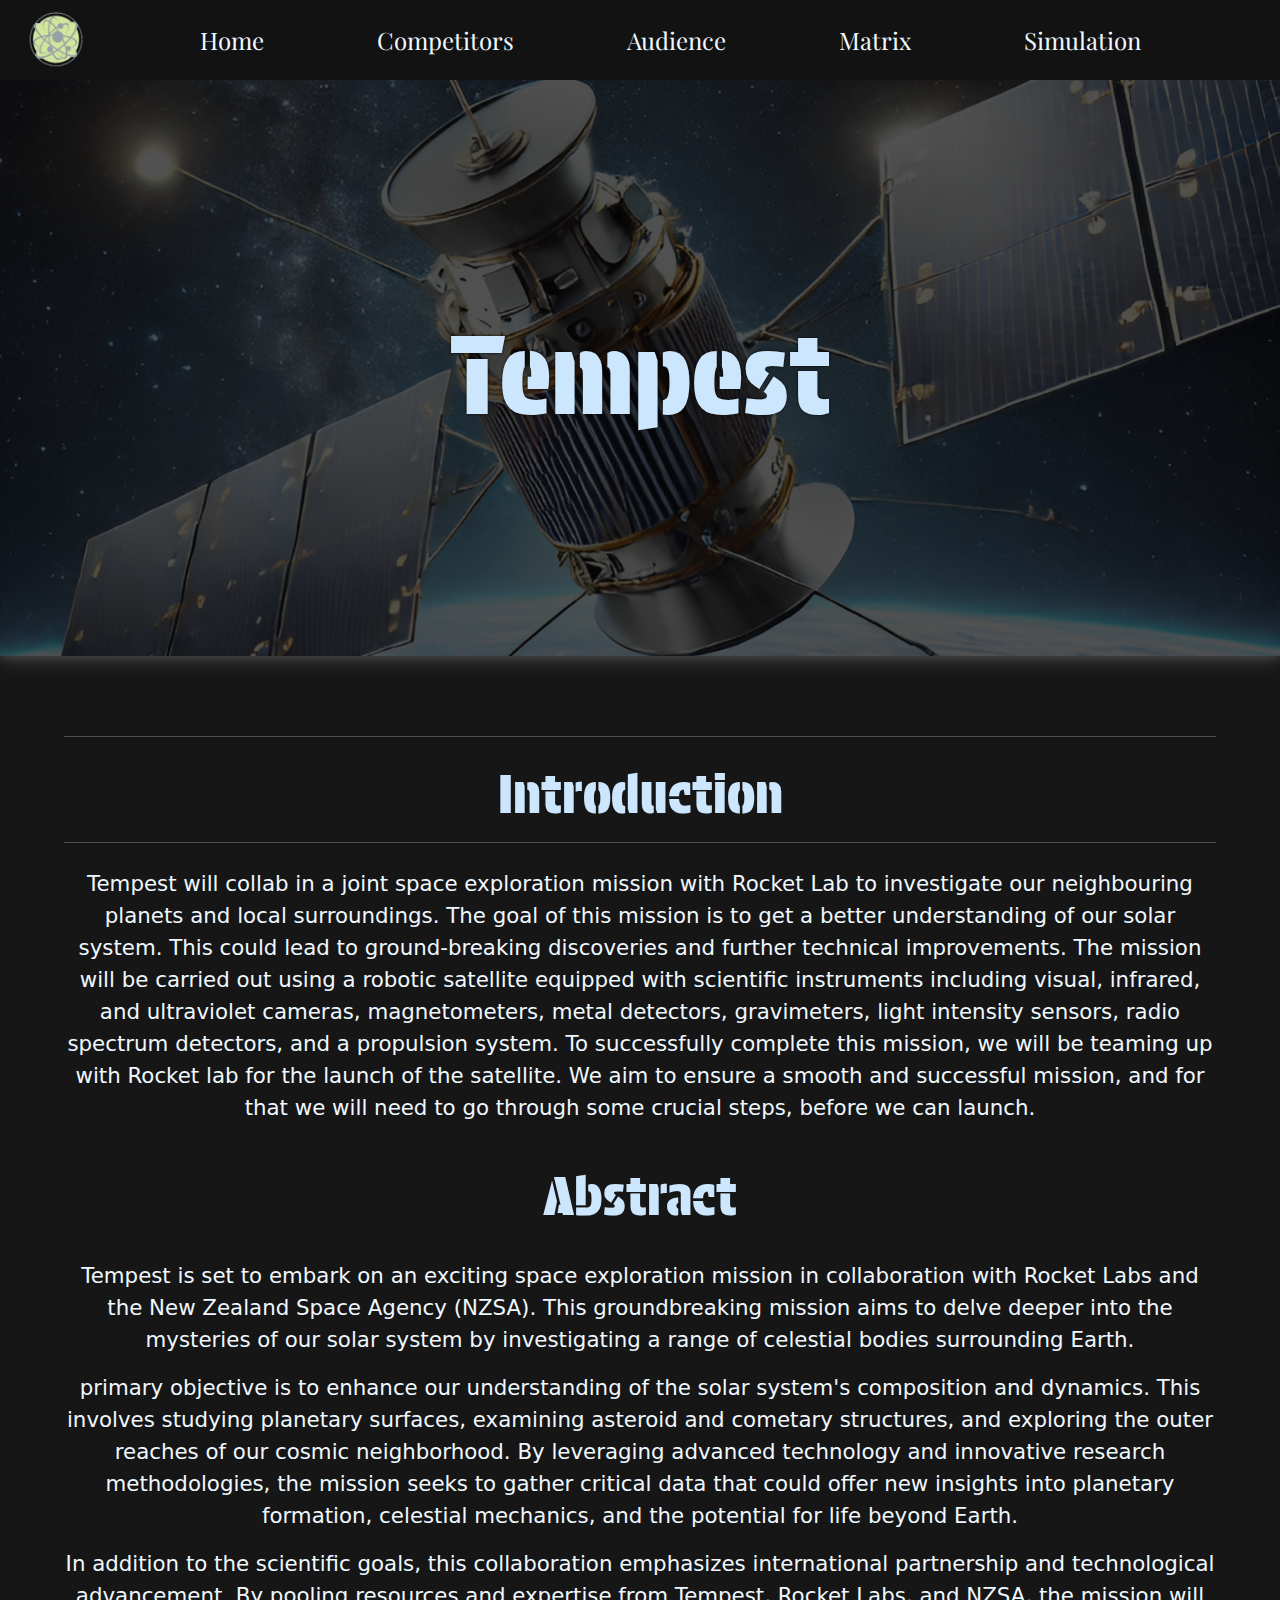
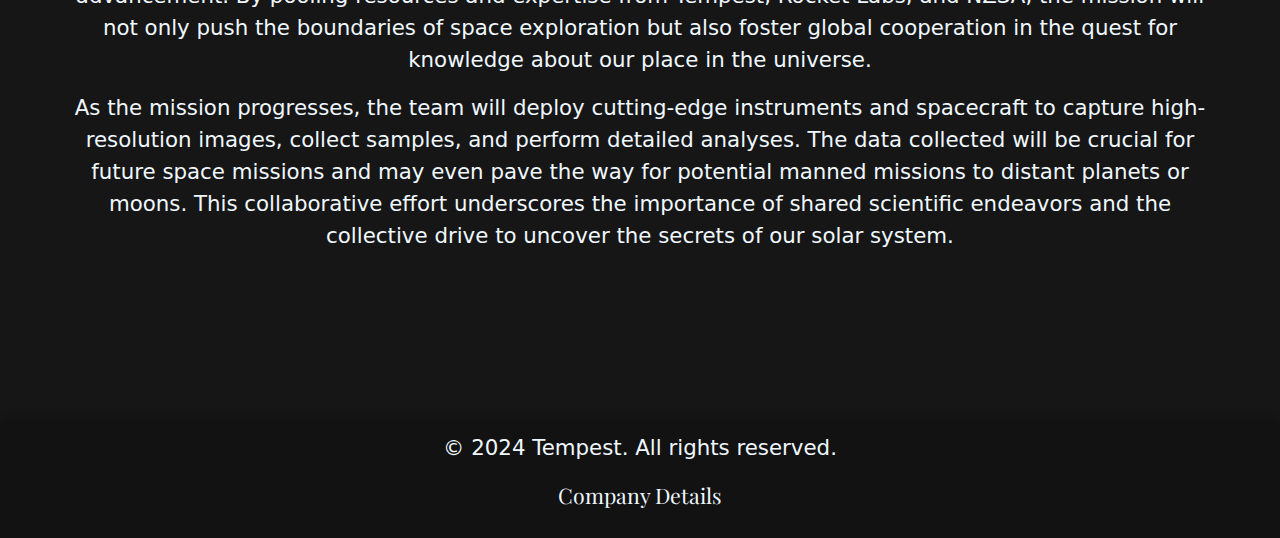
<file: index.html>
<!DOCTYPE html>
<html lang="en">

<head>
    <meta charset="UTF-8">
    <meta name="viewport" content="width=device-width, initial-scale=1.0">
    <link rel="stylesheet" href="https://cdn.jsdelivr.net/npm/bootstrap@5.3.3/dist/css/bootstrap.min.css">
    <link rel="stylesheet" href="styles/main.css">
    <link rel="stylesheet" href="styles/home.css">
    <link rel="preconnect" href="https://fonts.googleapis.com">
    <link rel="preconnect" href="https://fonts.gstatic.com" crossorigin>
    <link href="https://fonts.googleapis.com/css2?family=Protest+Guerrilla&display=swap" rel="stylesheet">
    <link rel="preconnect" href="https://fonts.googleapis.com">
    <link rel="preconnect" href="https://fonts.gstatic.com" crossorigin>
    <link href="https://fonts.googleapis.com/css2?family=Playfair+Display:ital,wght@0,400..900;1,400..900&display=swap"
        rel="stylesheet">
    <title>Home</title>
</head>

<body>

    <div class="content_wrapper">
        <div class="navbar sticky-top">
            <img src="media/logo.png" alt="Tempest logo" class="logo_img">
            <a href="index.html">Home</a>
            <a href="competition.html">Competitors</a>
            <a href="target_aud.html">Audience</a>
            <a href="matrix.html">Matrix</a>
            <a href="simulation.html">Simulation</a>
            <a></a>
        </div>

        <div class="landing_wrapper">
            <img src="media/landing_img.png" class="landing_img">
            <div class="intro">
                <h1 class="name">Tempest</h1>
            </div>
        </div>

        <div class="abstract">
            <hr>
            <h2>Introduction</h2>
            <hr>

            <p>Tempest will collab in a joint space exploration mission with Rocket Lab to investigate our neighbouring
                planets and local surroundings. The goal of this mission is to get a better understanding of our solar
                system. This could lead to ground-breaking discoveries and further technical improvements. The mission
                will be carried out using a robotic satellite equipped with scientific instruments including visual,
                infrared, and ultraviolet cameras, magnetometers, metal detectors, gravimeters, light intensity sensors,
                radio spectrum detectors, and a propulsion system. To successfully complete this mission, we will be
                teaming up with Rocket lab for the launch of the satellite. We aim to ensure a smooth and successful
                mission, and for that we will need to go through some crucial steps, before we can launch. </p>
            <br>
            <h2>Abstract</h2>
            <br>
            <p>Tempest is set to embark on an exciting space exploration mission in collaboration with Rocket Labs and
                the New Zealand Space Agency (NZSA). This groundbreaking mission aims to delve deeper into the mysteries
                of our solar system by investigating a range of celestial bodies surrounding Earth.</p>

            <p> primary objective is to enhance our understanding of the solar system's composition and dynamics.
                This involves studying planetary surfaces, examining asteroid and cometary structures, and exploring the
                outer reaches of our cosmic neighborhood. By leveraging advanced technology and innovative research
                methodologies, the mission seeks to gather critical data that could offer new insights into planetary
                formation, celestial mechanics, and the potential for life beyond Earth.</p>

            <p>In addition to the scientific goals, this collaboration emphasizes international partnership and
                technological advancement. By pooling resources and expertise from Tempest, Rocket Labs, and NZSA, the
                mission will not only push the boundaries of space exploration but also foster global cooperation in the
                quest for knowledge about our place in the universe.</p>

            <p>As the mission progresses, the team will deploy cutting-edge instruments and spacecraft to capture
                high-resolution images, collect samples, and perform detailed analyses. The data collected will be
                crucial for future space missions and may even pave the way for potential manned missions to distant
                planets or moons. This collaborative effort underscores the importance of shared scientific endeavors
                and the collective drive to uncover the secrets of our solar system.</p>
        </div>
    </div>

    <footer class="feet">
        <div class="container">
            <p>&copy; 2024 Tempest. All rights reserved.</p>
            <a href="company_det.html">
                <p>Company Details</p>
            </a>
        </div>
    </footer>

</body>

</html>


<!-- •	A page for the Company details, introduction, include staff and roles, info about the satellite
•	A page defining who the competition is
•	A page defining the target audience, how you plan to make money from this venture, the project scope included and scope excluded. The selling points of the project, opportunities of the project.
•	A page defining the problem matrix and solutions matrix, the risks, the use case diagrams and the activity diagram
•	Javascript page to run a demo of the (force/mass); distance  equation as the craft is operating.  -->
</file>
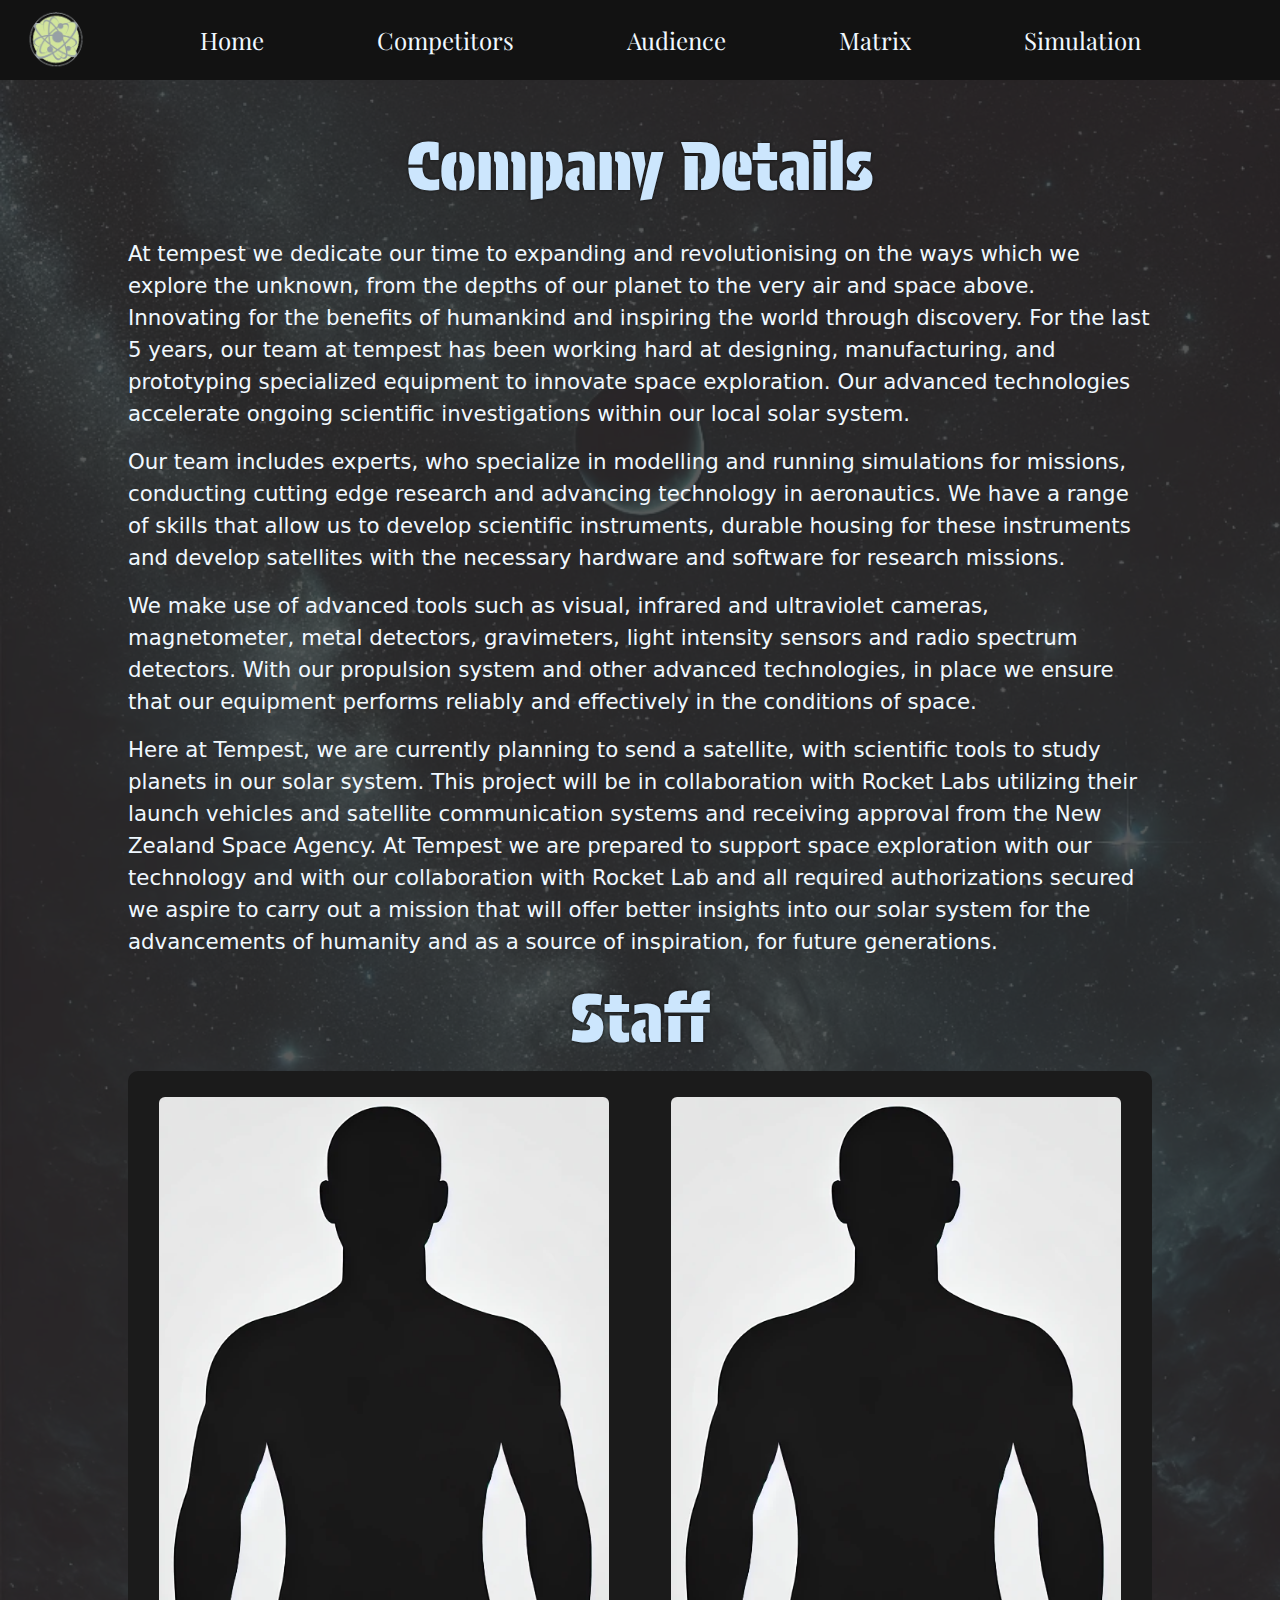
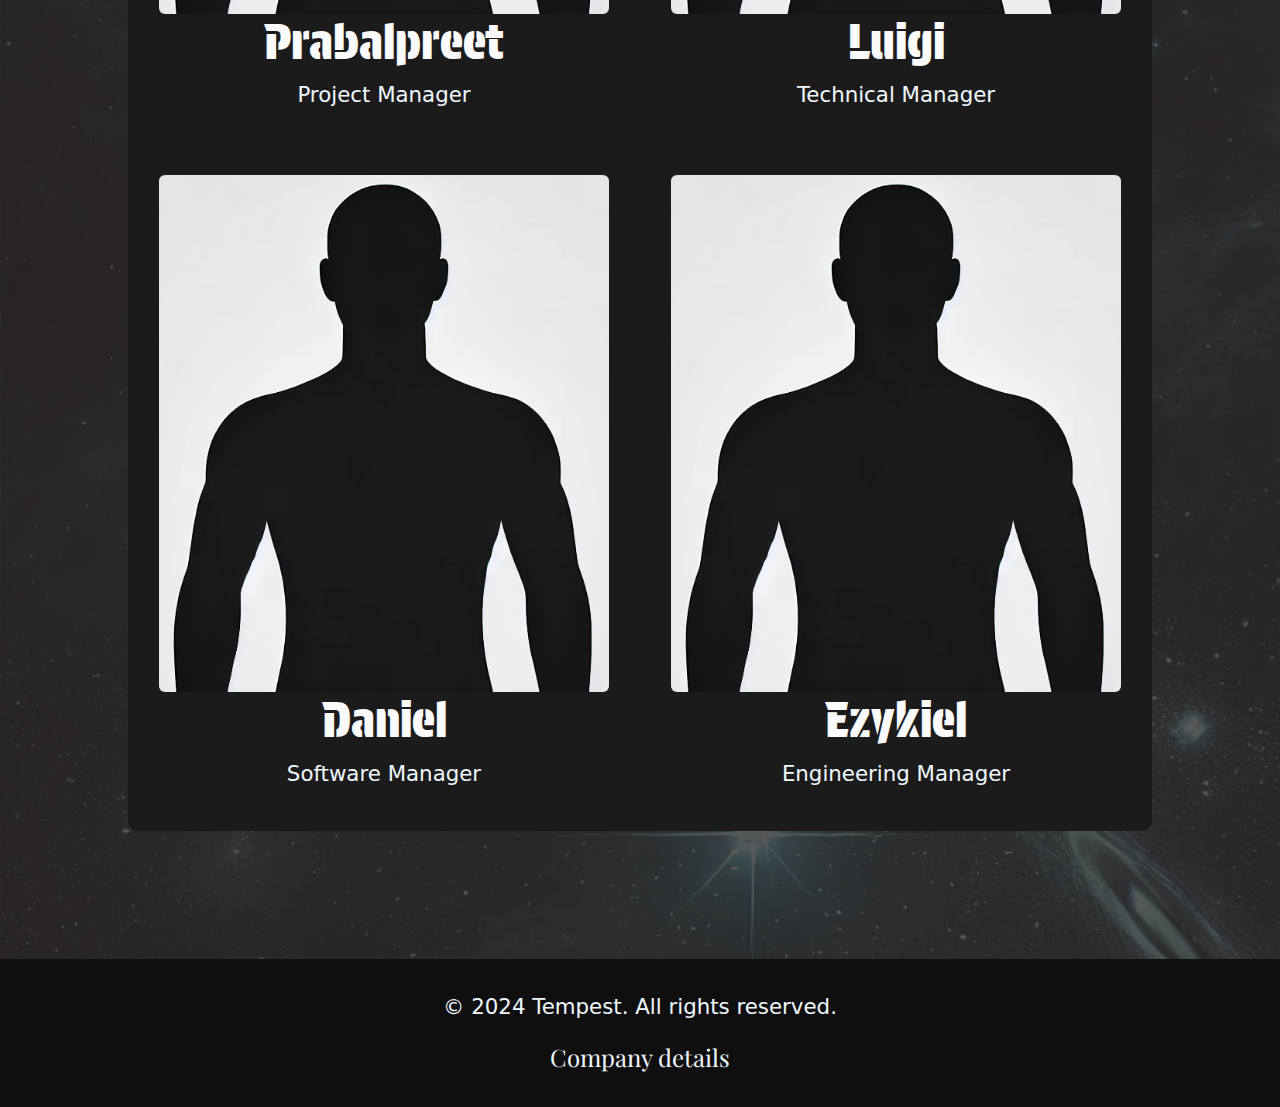
<file: company_det.html>
<!DOCTYPE html>
<html lang="en">

<head>
    <meta charset="UTF-8">
    <meta name="viewport" content="width=device-width, initial-scale=1.0">
    <link rel="stylesheet" href="https://cdn.jsdelivr.net/npm/bootstrap@5.3.3/dist/css/bootstrap.min.css">
    <link rel="stylesheet" href="styles/main.css">
    <link rel="preconnect" href="https://fonts.googleapis.com">
    <link rel="preconnect" href="https://fonts.gstatic.com" crossorigin>
    <link href="https://fonts.googleapis.com/css2?family=Protest+Guerrilla&display=swap" rel="stylesheet">
    <link rel="preconnect" href="https://fonts.googleapis.com">
    <link rel="preconnect" href="https://fonts.gstatic.com" crossorigin>
    <link href="https://fonts.googleapis.com/css2?family=Playfair+Display:ital,wght@0,400..900;1,400..900&display=swap"
        rel="stylesheet">
    <title>Company Information</title>
</head>

<body>

    <div class="navbar sticky-top">
        <img src="media/logo.png" alt="Tempest logo" class="logo_img">

        <a href="index.html">Home</a>
        <a href="competition.html">Competitors</a>
        <a href="target_aud.html">Audience</a>
        <a href="matrix.html">Matrix</a>
        <a href="simulation.html">Simulation</a>
        <a></a>

    </div>

    <div class="content_box">
        <h1>Company Details</h1>
        <br>
        <p>
            At tempest we dedicate our time to expanding and revolutionising on the ways which we explore the unknown,
            from the depths of our planet to the very air and space above. Innovating for the benefits of humankind and
            inspiring the world through discovery. For the last 5 years, our team at tempest has been working hard at
            designing, manufacturing, and prototyping specialized equipment to innovate space exploration. Our advanced
            technologies accelerate ongoing scientific investigations within our local solar system.
        </p>

        <p>
            Our team includes experts, who specialize in modelling and running simulations for missions, conducting
            cutting edge research and advancing technology in aeronautics. We have a range of skills that allow us to
            develop scientific instruments, durable housing for these instruments and develop satellites with the
            necessary hardware and software for research missions.
        </p>

        <p>
            We make use of advanced tools such as visual, infrared and ultraviolet cameras, magnetometer, metal
            detectors, gravimeters, light intensity sensors and radio spectrum detectors. With our propulsion system and
            other advanced technologies, in place we ensure that our equipment performs reliably and effectively in the
            conditions of space.
        </p>

        <p>
            Here at Tempest, we are currently planning to send a satellite, with scientific tools to study planets in
            our solar system. This project will be in collaboration with Rocket Labs utilizing their launch vehicles and
            satellite communication systems and receiving approval from the New Zealand Space Agency. At Tempest we are
            prepared to support space exploration with our technology and with our collaboration with Rocket Lab and all
            required authorizations secured we aspire to carry out a mission that will offer better insights into our
            solar system for the advancements of humanity and as a source of inspiration, for future generations.
        </p>


        <h1>Staff</h1>

        <div class="staff">
        <div class="container">
            <div class="row g-4"> <!-- g-4 adds some gap between the columns -->
                <div class="col-6">
                    <img src="media/placeholder.png" alt="Staff 1" class="img-fluid rounded">
                    <h3>Prabalpreet</h3> 
                    <p>Project Manager</p>  
                </div>
                <div class="col-6">
                    <img src="media/placeholder.png" alt="Staff 2" class="img-fluid rounded">
                    <h3>Luigi</h3> 
                    <p>Technical Manager</p>  
                     
                </div>
            </div>
        </div>
        <br>
        <br>
        <div class="container">
            <div class="row g-4"> <!-- g-4 adds some gap between the columns -->
                <div class="col-6">
                    <img src="media/placeholder.png" alt="Staff 1" class="img-fluid rounded">
                    <h3>Daniel</h3>
                    <p>Software Manager</p>     
                </div>
                <div class="col-6">
                    <img src="media/placeholder.png" alt="Staff 2" class="img-fluid rounded">
                    <h3>Ezykiel</h3>
                    <p>Engineering Manager</p>    
                </div>
            </div>
        </div>
        </div>
    </div>



    <div class="footer">
        <div class="container">
            <p>&copy; 2024 Tempest. All rights reserved.</p>
            <a href="company_det.html">Company details</a>
        </div>
    </div>

</body>

</html>
</file>
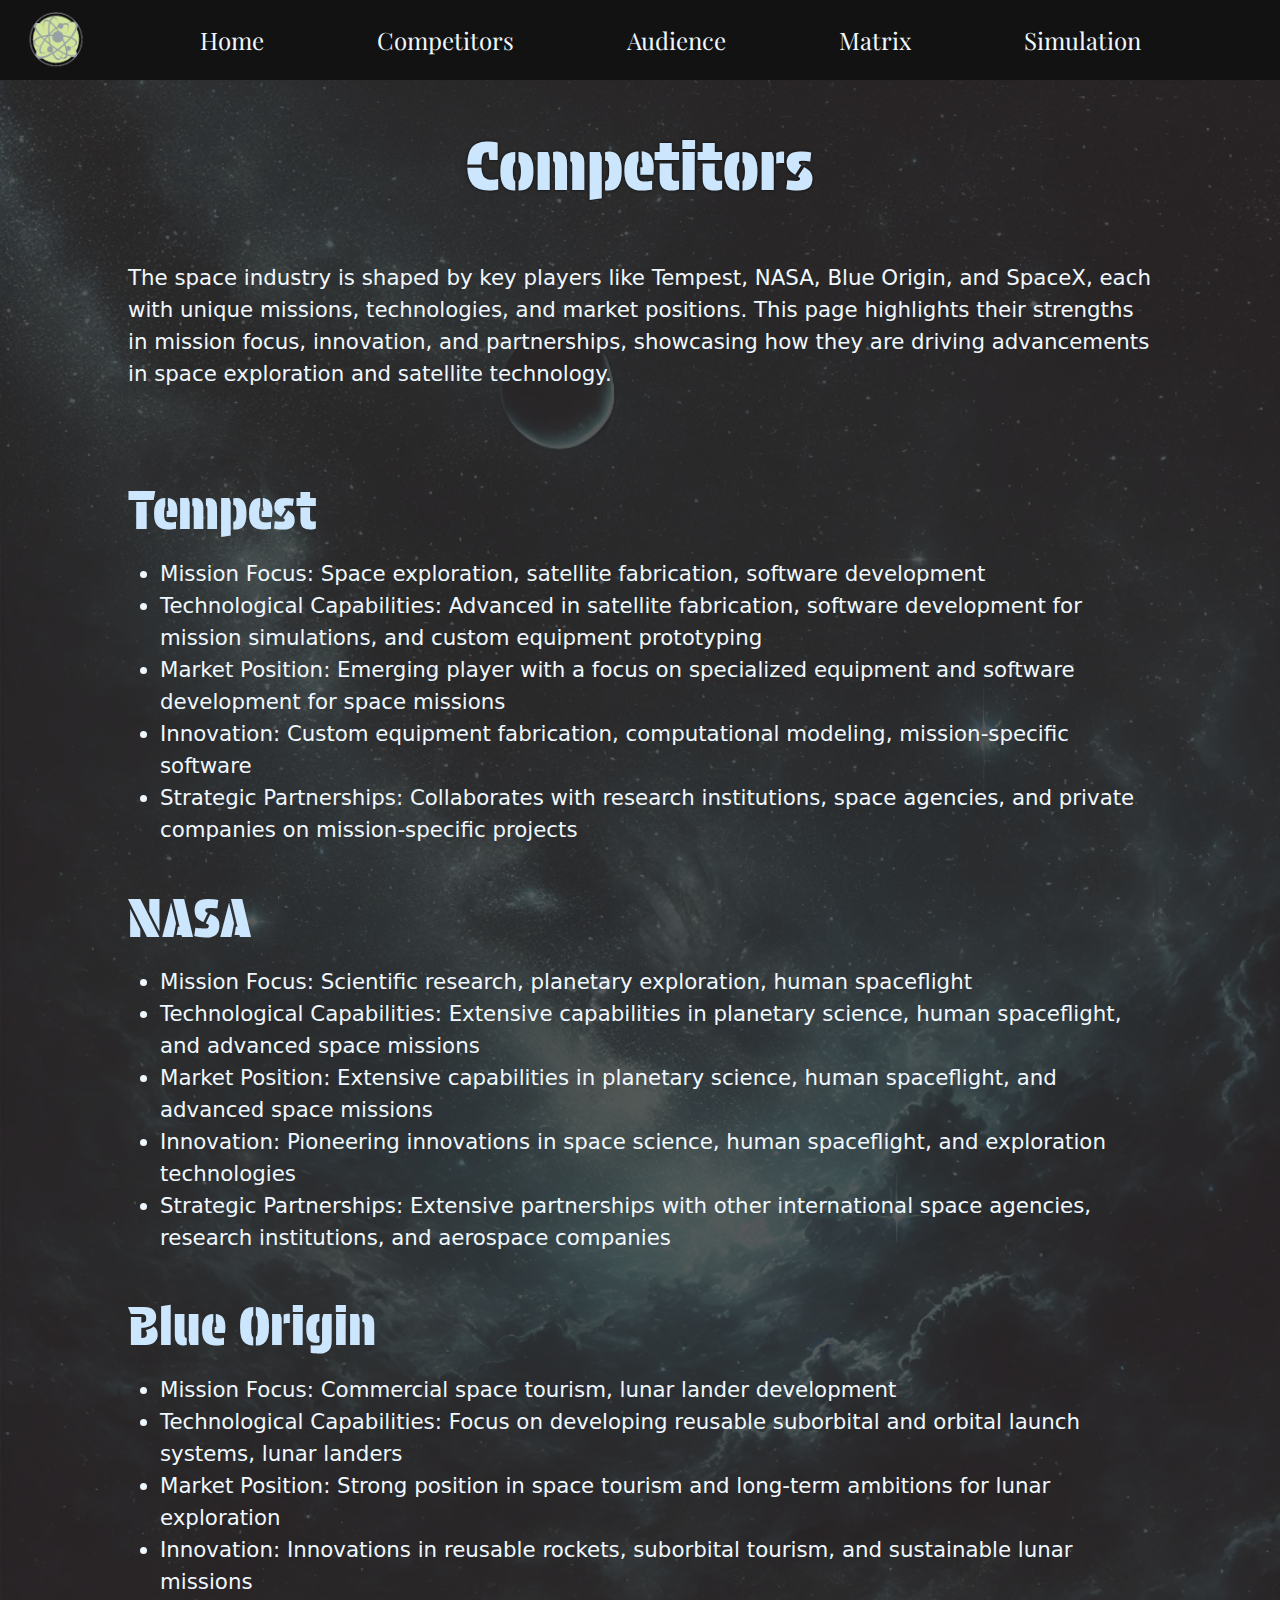
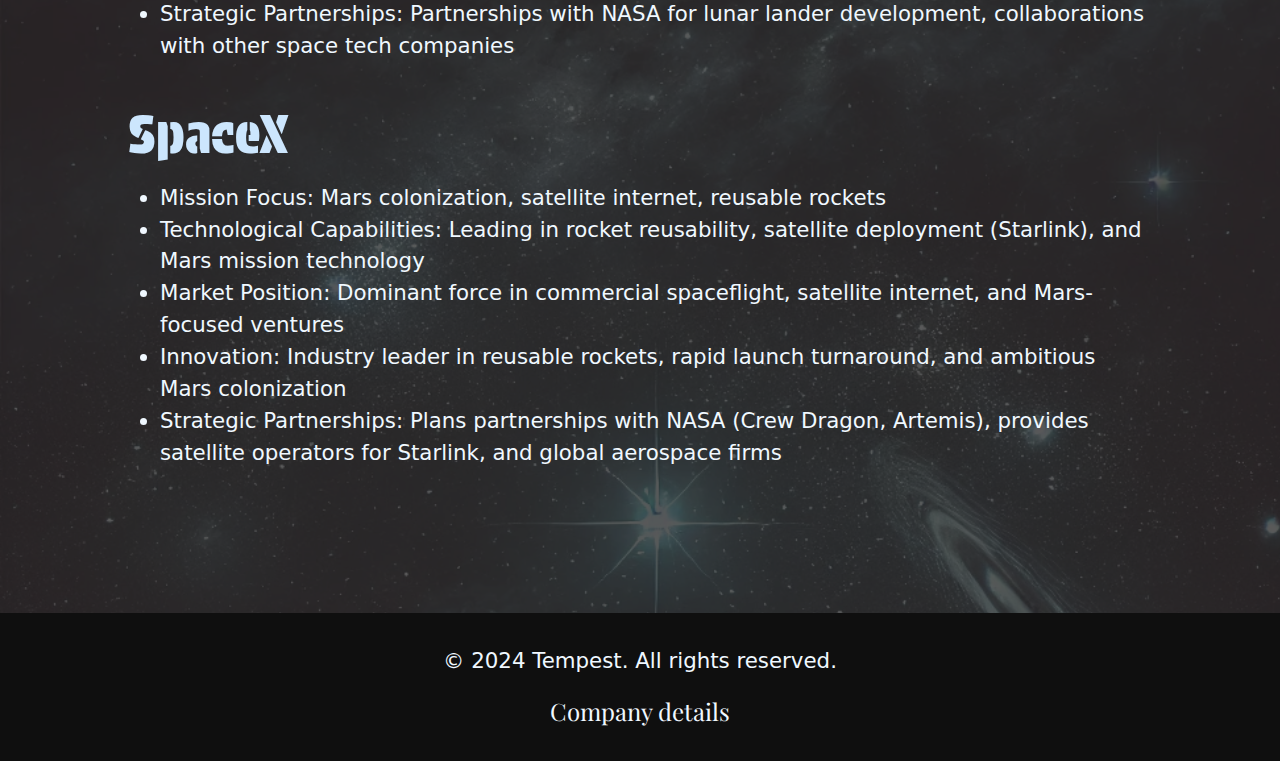
<file: competition.html>
<!DOCTYPE html>
<html lang="en">

<head>
    <meta charset="UTF-8">
    <meta name="viewport" content="width=device-width, initial-scale=1.0">
    <link rel="stylesheet" href="https://cdn.jsdelivr.net/npm/bootstrap@5.3.3/dist/css/bootstrap.min.css">
    <link rel="stylesheet" href="styles/main.css">
    <link rel="preconnect" href="https://fonts.googleapis.com">
    <link rel="preconnect" href="https://fonts.gstatic.com" crossorigin>
    <link href="https://fonts.googleapis.com/css2?family=Protest+Guerrilla&display=swap" rel="stylesheet">
    <link rel="preconnect" href="https://fonts.googleapis.com">
    <link rel="preconnect" href="https://fonts.gstatic.com" crossorigin>
    <link href="https://fonts.googleapis.com/css2?family=Playfair+Display:ital,wght@0,400..900;1,400..900&display=swap" rel="stylesheet">
    <title>Competition</title>
</head>

<body>

    <div class="navbar sticky-top">
        <img src="media/logo.png" alt="Tempest logo" class="logo_img">

        <a href="index.html">Home</a>
        <a href="competition.html">Competitors</a>
        <a href="target_aud.html">Audience</a>
        <a href="matrix.html">Matrix</a>
        <a href="simulation.html">Simulation</a>
        <a></a>
    </div>

    <div class="content_box">
        <h1>Competitors</h1>
        <br>
        <br>
        <p>
            The space industry is shaped by key players like Tempest, NASA, Blue Origin, and SpaceX, each with unique
            missions, technologies, and market positions. This page highlights their strengths in mission focus,
            innovation, and partnerships, showcasing how they are driving advancements in space exploration and
            satellite technology.
        </p>

        <br>
        <br>
        <br>
        <h2>Tempest</h2>
        <p>
            <ul>
                <li>Mission Focus: Space exploration, satellite fabrication, software development</li>
                <li>Technological Capabilities: Advanced in satellite fabrication, software development for mission simulations, and custom equipment prototyping</li>
                <li>Market Position: Emerging player with a focus on specialized equipment and software development for space missions</li>
                <li>Innovation: Custom equipment fabrication, computational modeling, mission-specific software</li>
                <li>Strategic Partnerships: Collaborates with research institutions, space agencies, and private companies on mission-specific projects</li>
            </ul>
        </p>

        <br>
        <h2>NASA</h2>
        <p>
            <ul>
                <li>Mission Focus: Scientific research, planetary exploration, human spaceflight</li>
                <li>Technological Capabilities: Extensive capabilities in planetary science, human spaceflight, and advanced space missions</li>
                <li>Market Position: Extensive capabilities in planetary science, human spaceflight, and advanced space missions</li>
                <li>Innovation: Pioneering innovations in space science, human spaceflight, and exploration technologies</li>
                <li>Strategic Partnerships: Extensive partnerships with other international space agencies, research institutions, and aerospace companies</li>
            </ul>
        </p>

        <br>
        <h2>Blue Origin</h2>
        <p>
            <ul>
                <li>Mission Focus: Commercial space tourism, lunar lander development</li>
                <li>Technological Capabilities: Focus on developing reusable suborbital and orbital launch systems, lunar landers</li>
                <li>Market Position: Strong position in space tourism and long-term ambitions for lunar exploration</li>
                <li>Innovation: Innovations in reusable rockets, suborbital tourism, and sustainable lunar missions</li>
                <li>Strategic Partnerships: Partnerships with NASA for lunar lander development, collaborations with other space tech companies</li>
            </ul>
        </p>

        <br>
        <h2>SpaceX</h2>
        <p>
            <ul>
                <li>Mission Focus: Mars colonization, satellite internet, reusable rockets</li>
                <li>Technological Capabilities: Leading in rocket reusability, satellite deployment (Starlink), and Mars mission technology</li>
                <li>Market Position: Dominant force in commercial spaceflight, satellite internet, and Mars-focused ventures</li>
                <li>Innovation: Industry leader in reusable rockets, rapid launch turnaround, and ambitious Mars colonization</li>
                <li>Strategic Partnerships: Plans partnerships with NASA (Crew Dragon, Artemis), provides satellite operators for Starlink, and global aerospace firms</li>
            </ul>
        </p>


    </div>

    <div class="footer">
        <div class="container">
            <p>&copy; 2024 Tempest. All rights reserved.</p>
            <a href="company_det.html">Company details</a>
        </div>
    </div>

</body>

</html>
</file>
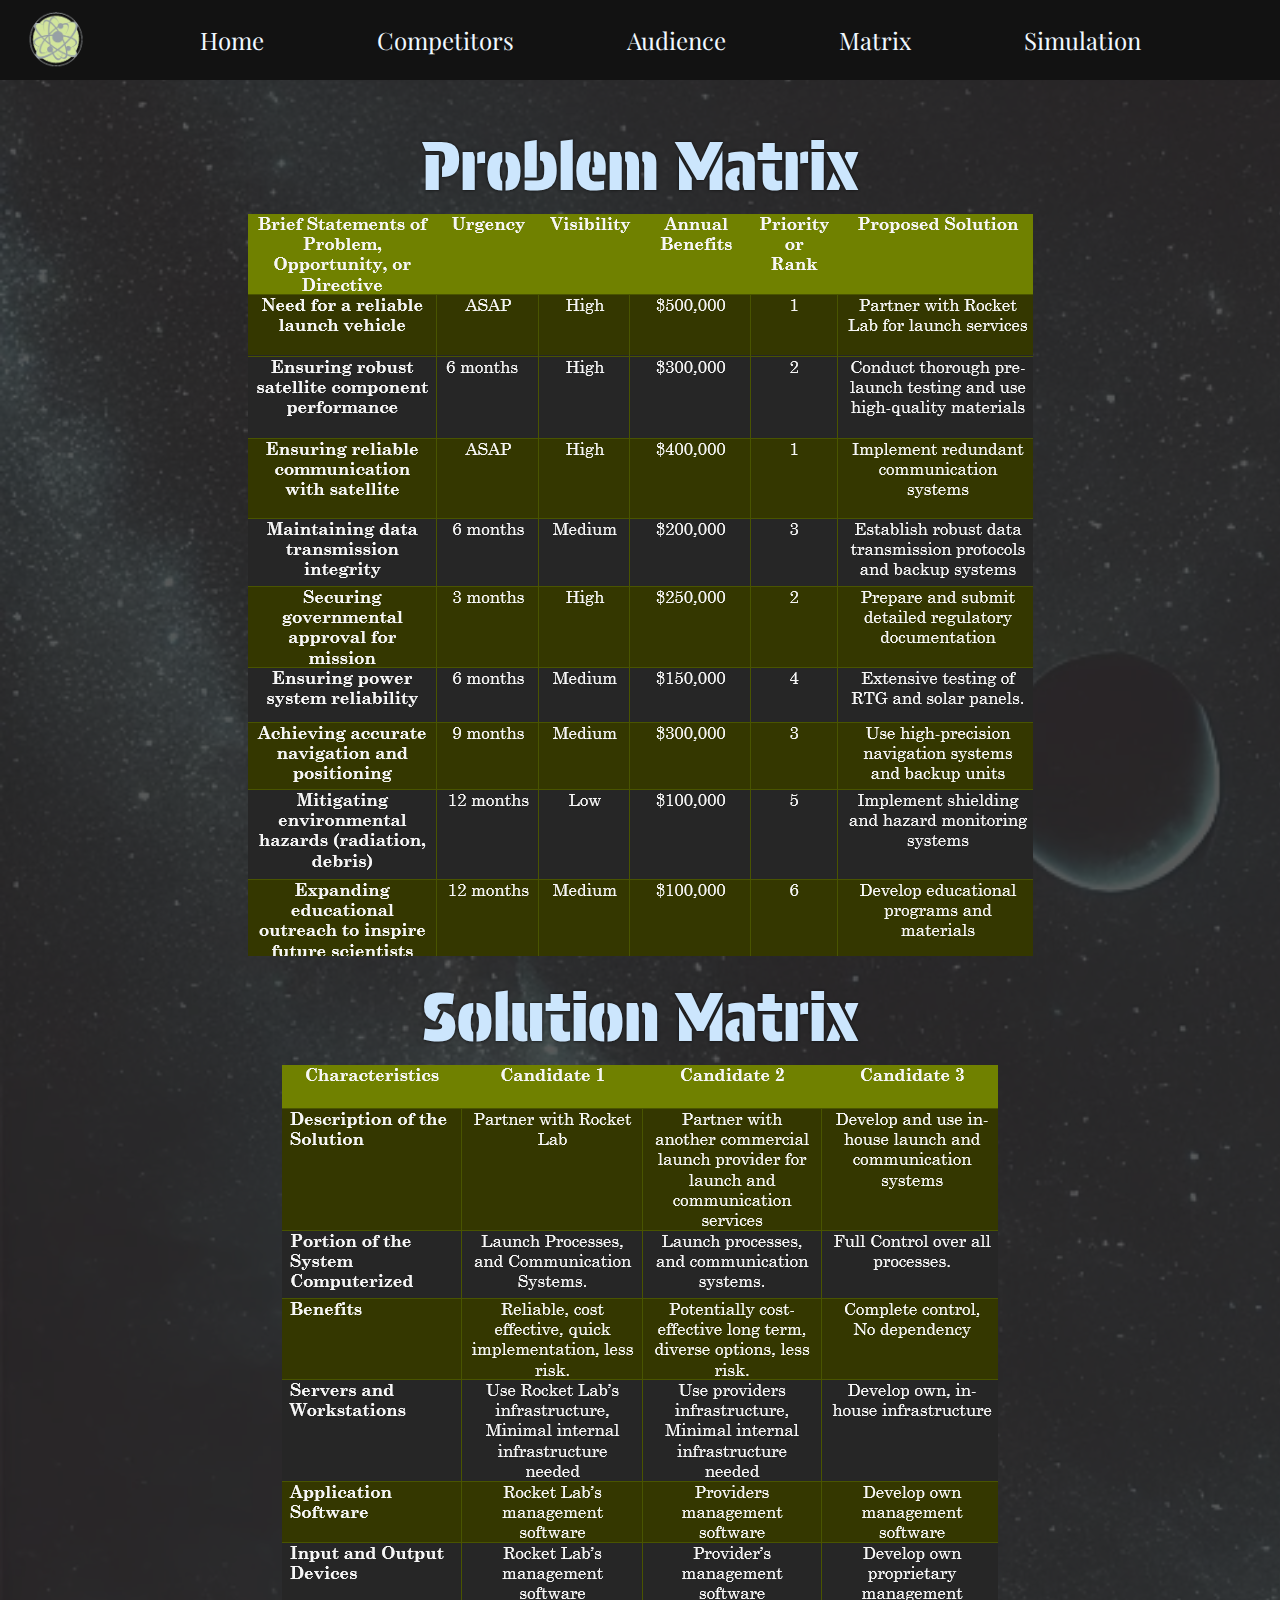
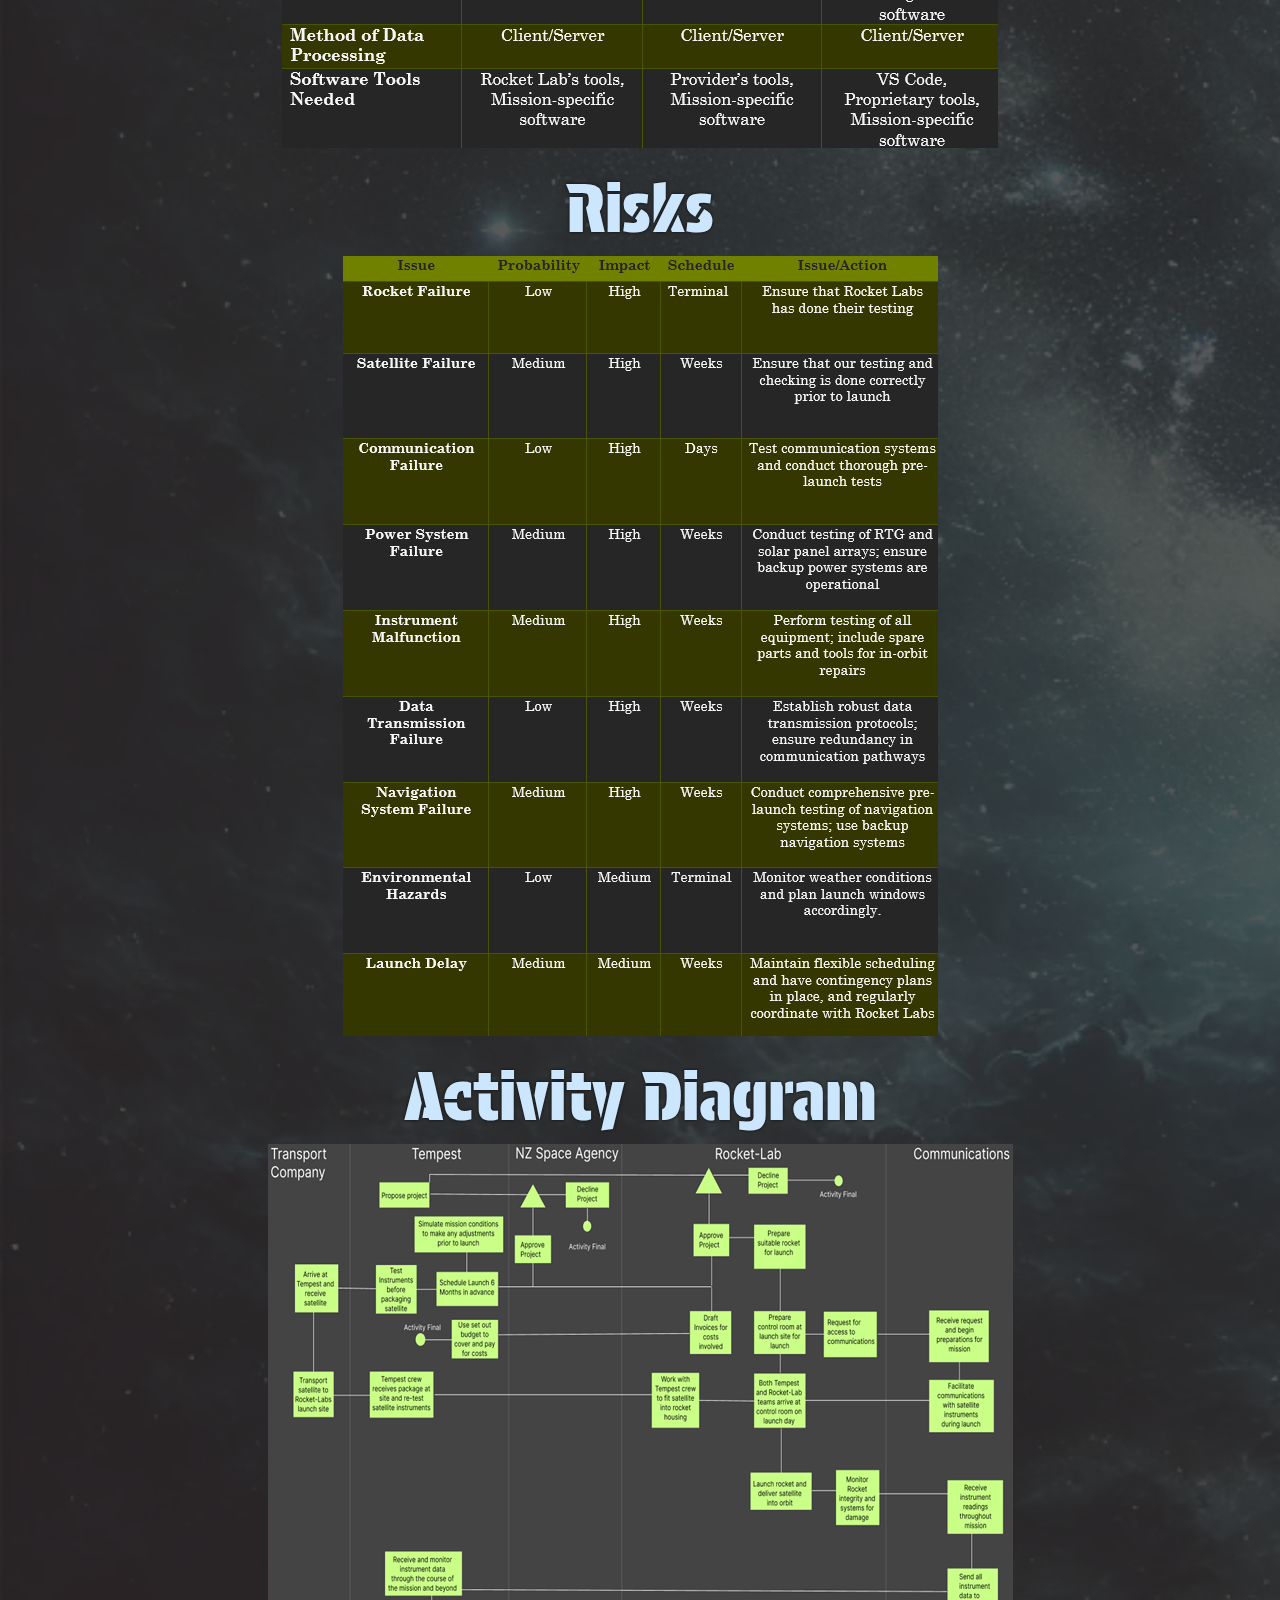
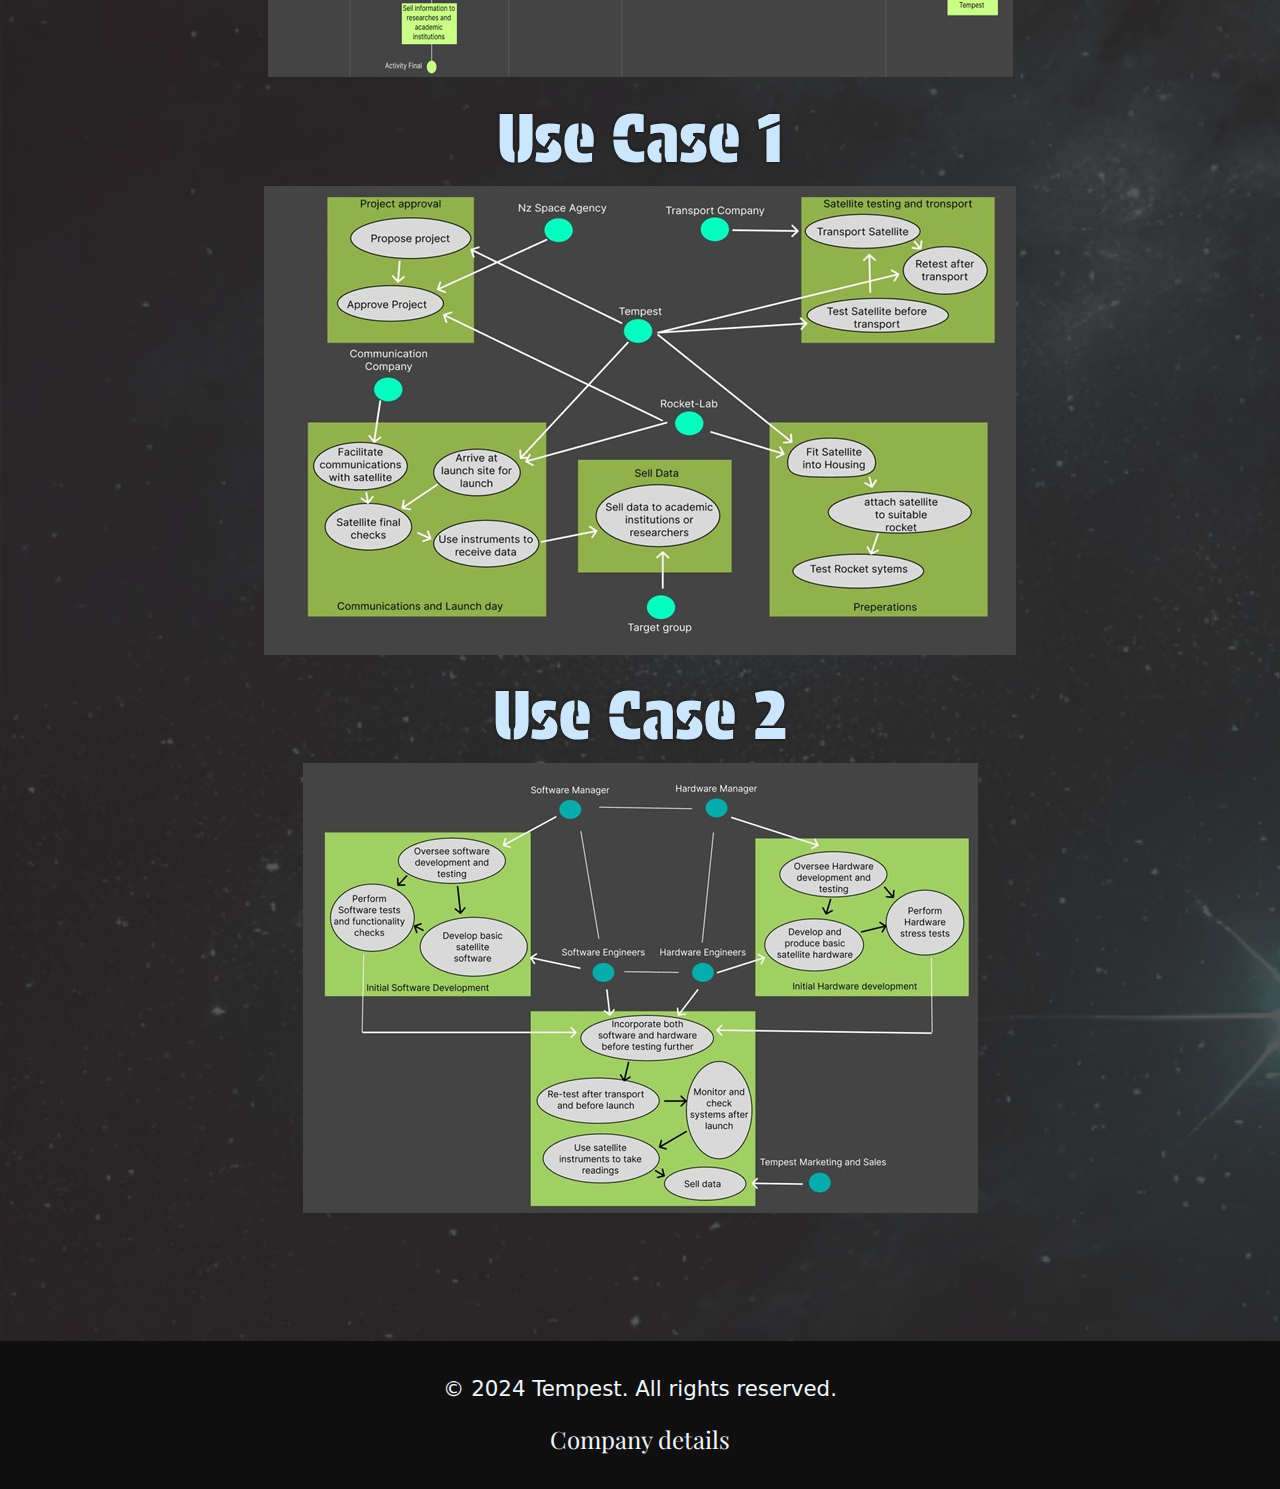
<file: matrix.html>
<!DOCTYPE html>
<html lang="en">
<head>
    <meta charset="UTF-8">
    <meta name="viewport" content="width=device-width, initial-scale=1.0">
    <link rel="stylesheet" href="https://cdn.jsdelivr.net/npm/bootstrap@5.3.3/dist/css/bootstrap.min.css">
    <link rel="stylesheet" href="styles/main.css">
    <link rel="preconnect" href="https://fonts.googleapis.com">
    <link rel="preconnect" href="https://fonts.gstatic.com" crossorigin>
    <link href="https://fonts.googleapis.com/css2?family=Protest+Guerrilla&display=swap" rel="stylesheet">
    <link rel="preconnect" href="https://fonts.googleapis.com">
    <link rel="preconnect" href="https://fonts.gstatic.com" crossorigin>
    <link href="https://fonts.googleapis.com/css2?family=Playfair+Display:ital,wght@0,400..900;1,400..900&display=swap" rel="stylesheet">
    <title>Matrix</title>
</head>
<body>

    <div class="navbar sticky-top">
        <img src="media/logo.png" alt="Tempest logo" class="logo_img">

        <a href="index.html">Home</a>
        <a href="competition.html">Competitors</a>
        <a href="target_aud.html">Audience</a>
        <a href="matrix.html">Matrix</a>
        <a href="simulation.html">Simulation</a>
        <a></a>

    </div>

    <div class="content_box">

        <h1>Problem Matrix</h1>
        <img src="media/problem_matrix.png" alt="Problem Matrix" class="fit">

        <h1>Solution Matrix</h1>
        <img src="media/solution_matrix.png" alt="Solution Matrix" class="fit">

        <h1>Risks</h1>
        <img src="media/risks.png" alt="Risks" class="fit">

        <h1>Activity Diagram</h1>
        <img src="media/activity_diagram.png" alt="Activity Diagram" class="fit">

        <h1>Use Case 1</h1>
        <img src="media/usecase1.jpg" alt="Use Case 1" class="fit">

        <h1>Use Case 2</h1>
        <img src="media/usecase2.jpg" alt="Use Case 2" class="fit">

    </div>

    <div class="footer">
        <div class="container">
            <p>&copy; 2024 Tempest. All rights reserved.</p>
            <a href="company_det.html">Company details</a>
        </div>
    </div>
 
</body>
</html>
</file>
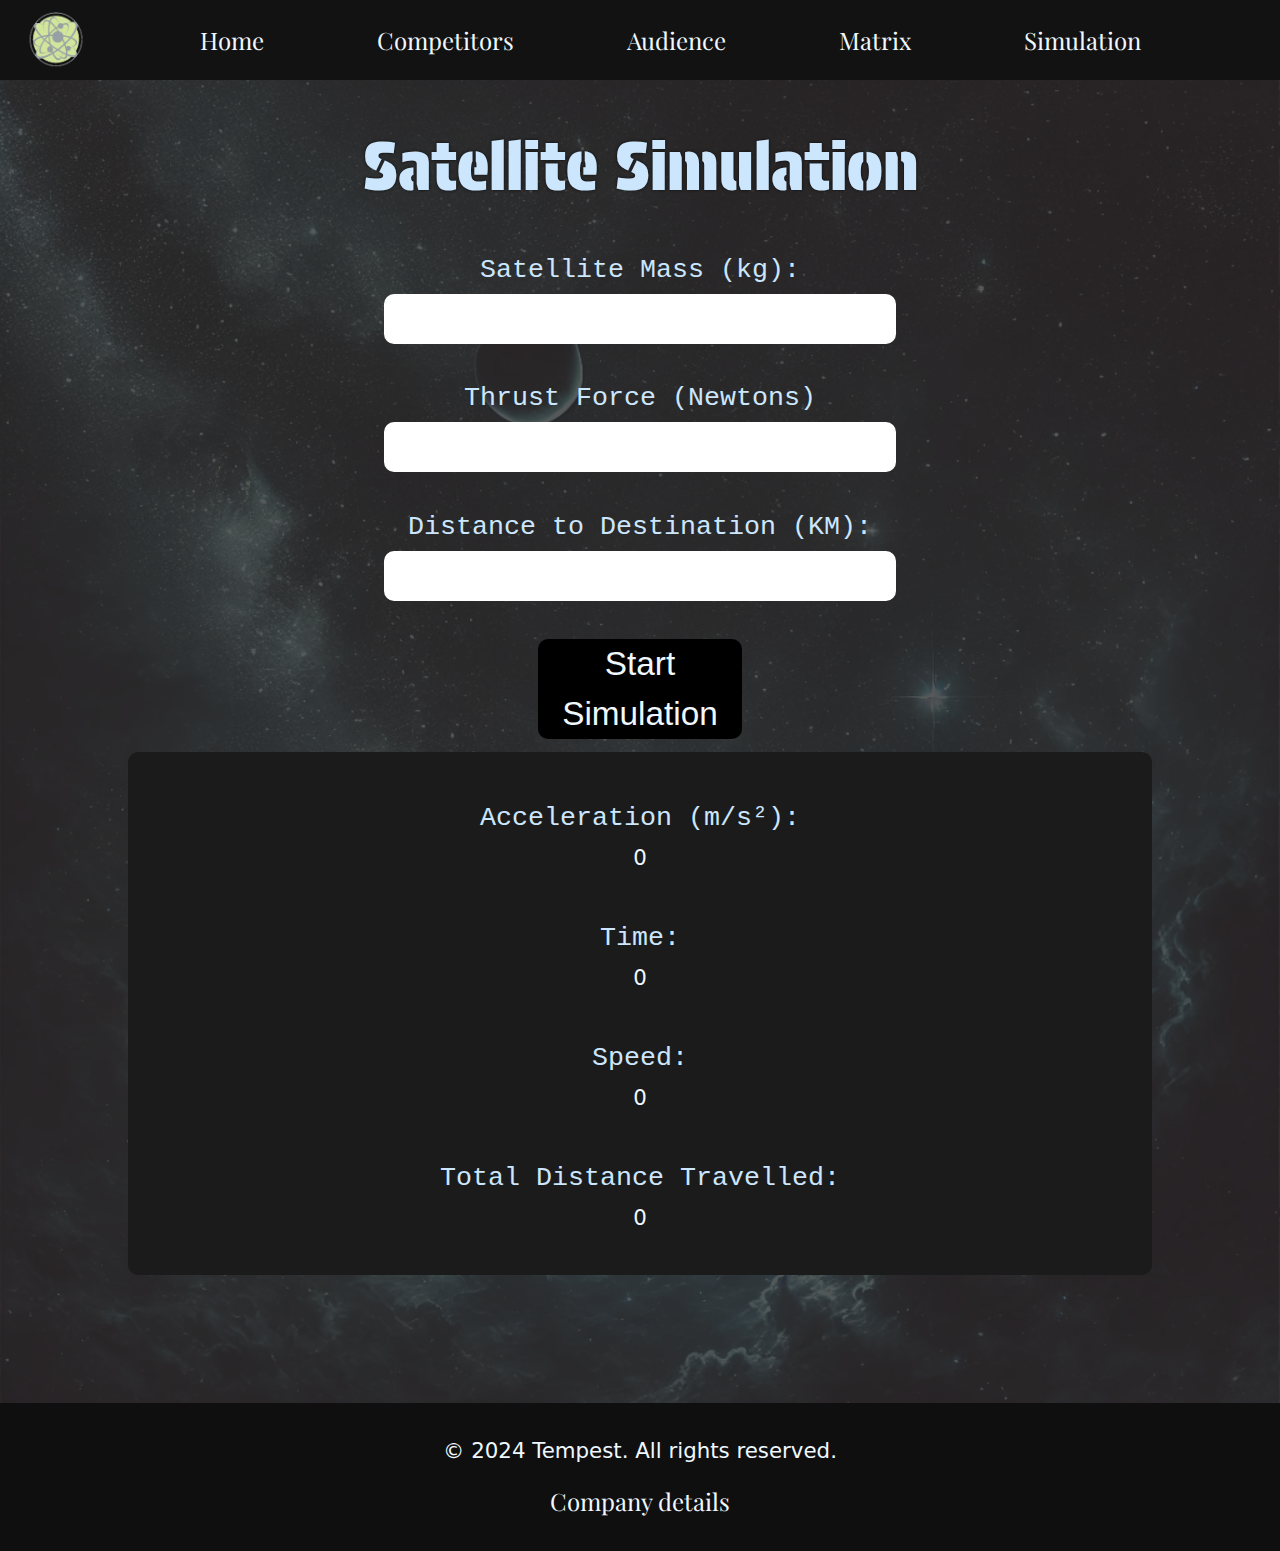
<file: simulation.html>
<!DOCTYPE html>
<html lang="en">
<head>
    <meta charset="UTF-8">
    <meta name="viewport" content="width=device-width, initial-scale=1.0">
    <link rel="stylesheet" href="https://cdn.jsdelivr.net/npm/bootstrap@5.3.3/dist/css/bootstrap.min.css">
    <link rel="stylesheet" href="styles/main.css">
    <link rel="preconnect" href="https://fonts.googleapis.com">
    <link rel="preconnect" href="https://fonts.gstatic.com" crossorigin>
    <link href="https://fonts.googleapis.com/css2?family=Protest+Guerrilla&display=swap" rel="stylesheet">
    <link rel="preconnect" href="https://fonts.googleapis.com">
    <link rel="preconnect" href="https://fonts.gstatic.com" crossorigin>
    <link href="https://fonts.googleapis.com/css2?family=Playfair+Display:ital,wght@0,400..900;1,400..900&display=swap" rel="stylesheet">
    <link rel="stylesheet" href="styles/simulation.css">
    <title>Simulation</title>
</head>
<body>

    <div class="navbar sticky-top">
        <img src="media/logo.png" alt="Tempest logo" class="logo_img">

        <a href="index.html">Home</a>
        <a href="competition.html">Competitors</a>
        <a href="target_aud.html">Audience</a>
        <a href="matrix.html">Matrix</a>
        <a href="simulation.html">Simulation</a>
        <a></a>

    </div>

    <div class="content_box">

        <h1 class="mb-5">Satellite Simulation</h1>

        <h2>Satellite Mass (kg):</h2>
        <input type="number" id="mass">

        <h2>Thrust Force (Newtons)</h2>
        <input type="number" id="thrust">

        <h2>Distance to Destination (KM):</h2>
        <input type="number" id="distance">

           
        <button type="submit">Start Simulation</button>


        <div class="staff">
        <div id="simulation-output" class="mt-4">
            <h2>Acceleration (m/s²):</h2> <p>0</p>
            <h2 class="mt-5">Time:</h2><p>0</p>
            <h2 class="mt-5">Speed: </h2><p>0</p>
            <h2 class="mt-5">Total Distance Travelled: </h2><p>0</p>
        </div>
        </div>

    </div>

    <div class="footer">
        <div class="container">
            <p>&copy; 2024 Tempest. All rights reserved.</p>
            <a href="company_det.html">Company details</a>
        </div>
    </div>

    <script src="scripts/simulation.js"></script>
 
</body>
</html>
</file>
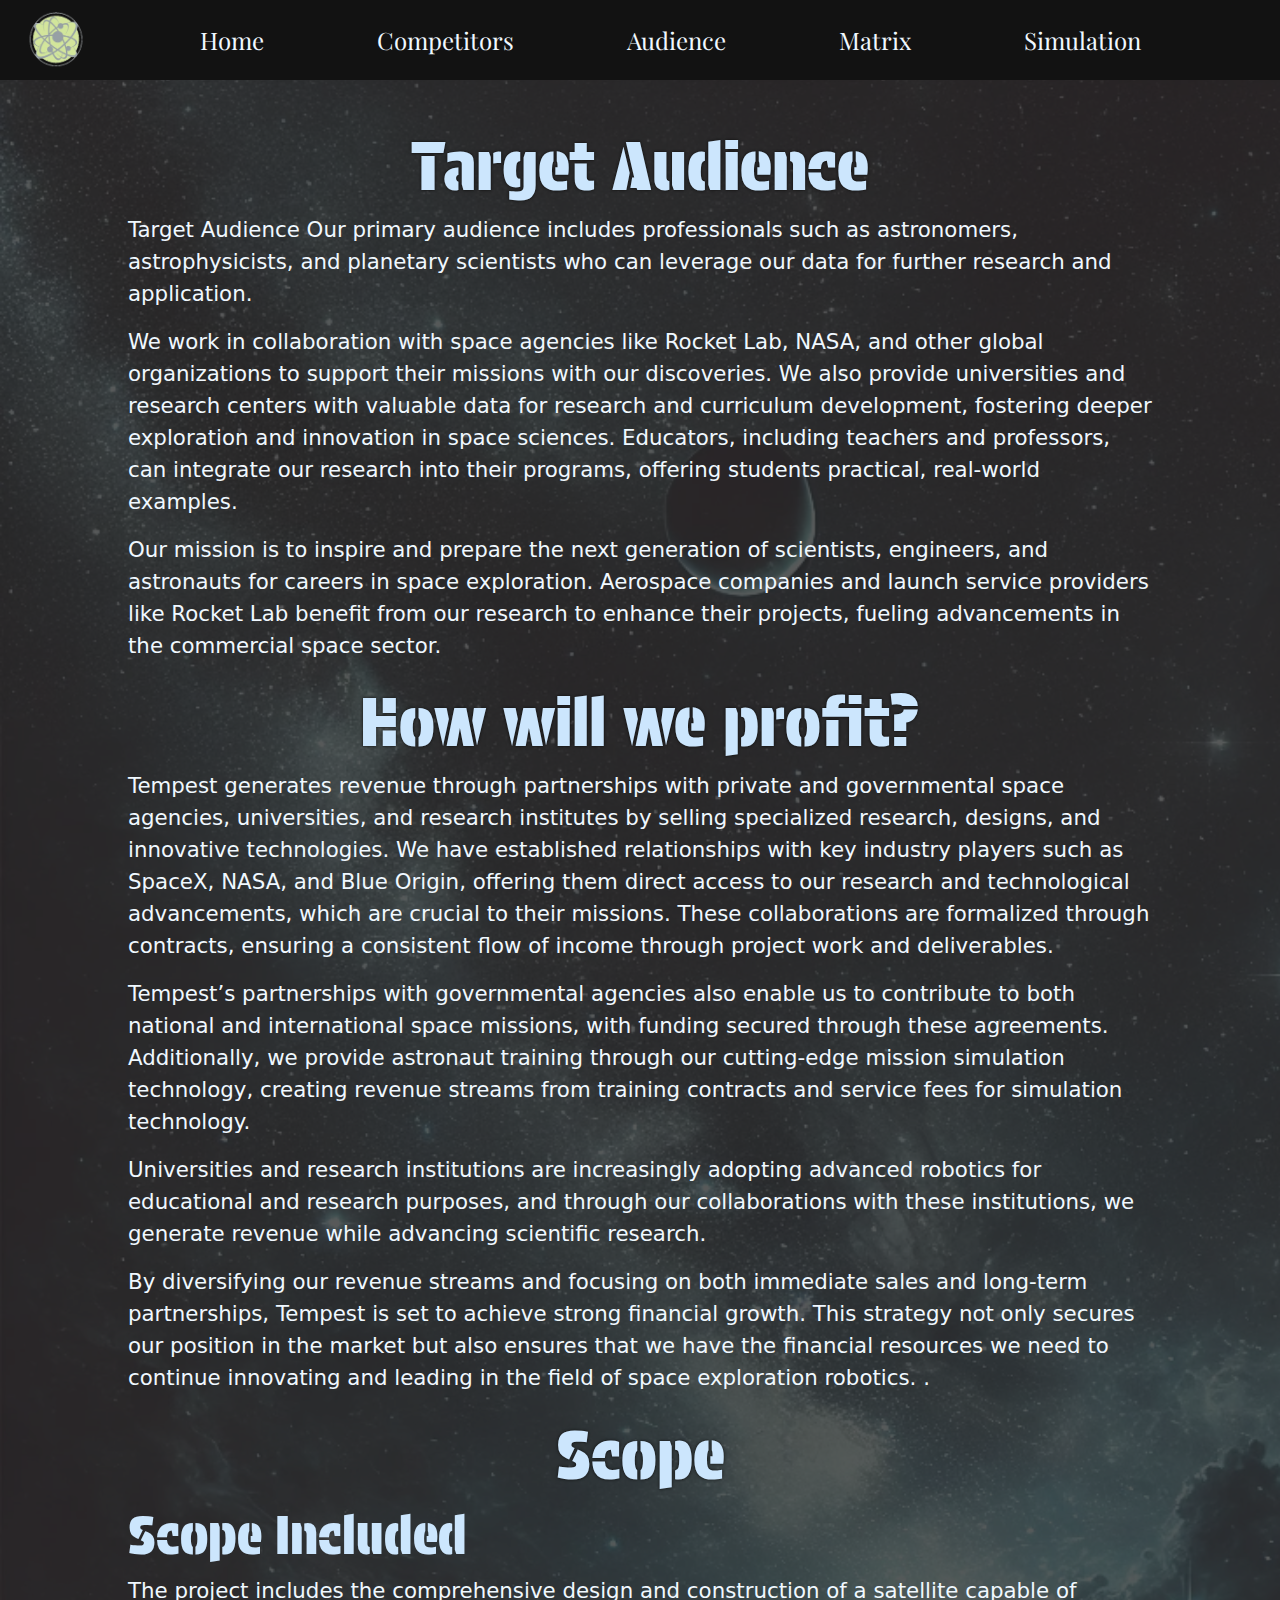
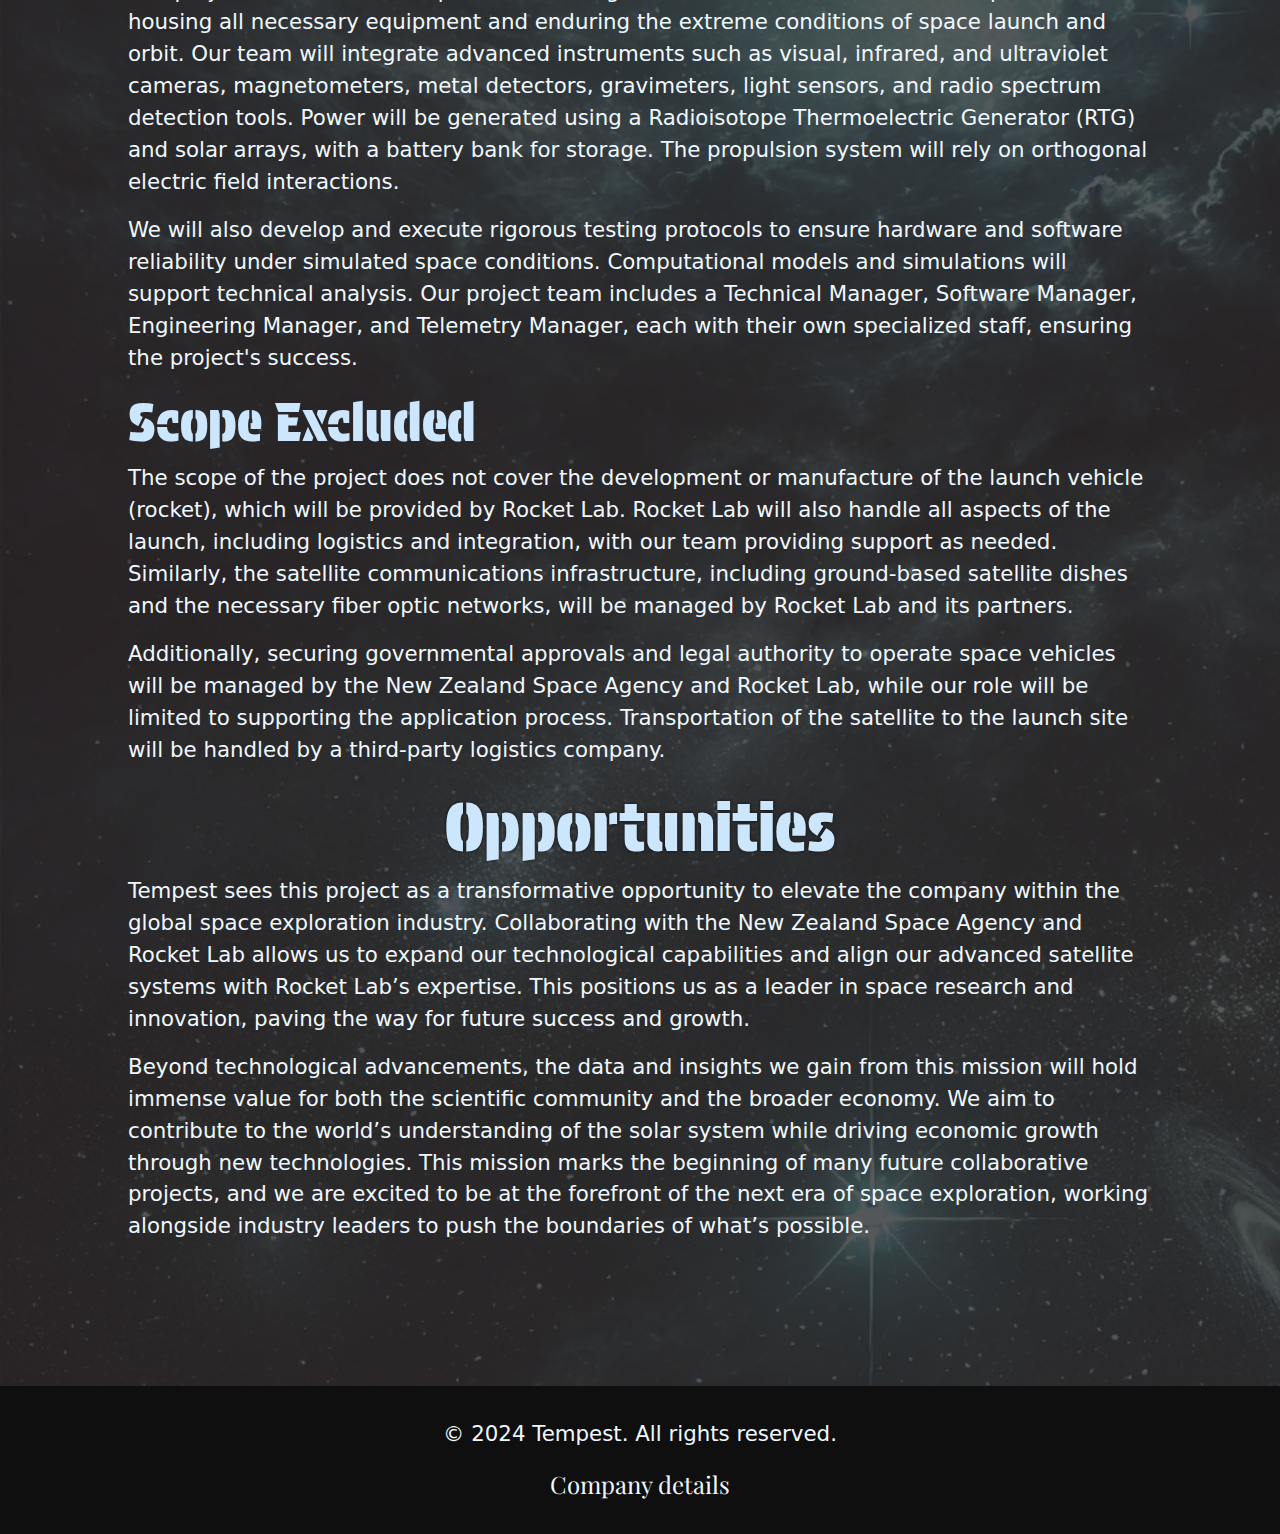
<file: target_aud.html>
<!DOCTYPE html>
<html lang="en">

<head>
    <meta charset="UTF-8">
    <meta name="viewport" content="width=device-width, initial-scale=1.0">
    <link rel="stylesheet" href="https://cdn.jsdelivr.net/npm/bootstrap@5.3.3/dist/css/bootstrap.min.css">
    <link rel="stylesheet" href="styles/main.css">
    <link rel="preconnect" href="https://fonts.googleapis.com">
    <link rel="preconnect" href="https://fonts.gstatic.com" crossorigin>
    <link href="https://fonts.googleapis.com/css2?family=Protest+Guerrilla&display=swap" rel="stylesheet">
    <link rel="preconnect" href="https://fonts.googleapis.com">
    <link rel="preconnect" href="https://fonts.gstatic.com" crossorigin>
    <link href="https://fonts.googleapis.com/css2?family=Playfair+Display:ital,wght@0,400..900;1,400..900&display=swap"
        rel="stylesheet">
    <title>Target Audience</title>
</head>

<body>

    <div class="navbar sticky-top">
        <img src="media/logo.png" alt="Tempest logo" class="logo_img">

        <a href="index.html">Home</a>
        <a href="competition.html">Competitors</a>
        <a href="target_aud.html">Audience</a>
        <a href="matrix.html">Matrix</a>
        <a href="simulation.html">Simulation</a>
        <a></a>

    </div>

    <div class="content_box">

        <h1>Target Audience</h1>
        <p> Target Audience
            Our primary audience includes professionals such as astronomers, astrophysicists, and planetary scientists who can
            leverage our data for further research and application.
        </p>

        <p>
            We work in collaboration with space agencies like Rocket Lab, NASA, and other global organizations to support their
            missions with our discoveries. We also provide universities and research centers with valuable data for research and
            curriculum development, fostering deeper exploration and innovation in space sciences. Educators, including teachers
            and professors, can integrate our research into their programs, offering students practical, real-world examples.
        </p>
        <p>
            Our mission is to inspire and prepare the next generation of scientists, engineers, and astronauts for careers in
            space exploration. Aerospace companies and launch service providers like Rocket Lab benefit from our research to
            enhance their projects, fueling advancements in the commercial space sector.
        </p>

        <h1>How will we profit?</h1>

        <p> Tempest generates revenue through partnerships with private and governmental space agencies, universities,
            and research institutes by selling specialized research, designs, and innovative technologies. We have
            established relationships with key industry players such as SpaceX, NASA, and Blue Origin, offering them
            direct access to our research and technological advancements, which are crucial to their missions. These
            collaborations are formalized through contracts, ensuring a consistent flow of income through project work
            and deliverables.
        </p>

        <p>
            Tempest’s partnerships with governmental agencies also enable us to contribute to both national and
            international space missions, with funding secured through these agreements. Additionally, we provide
            astronaut training through our cutting-edge mission simulation technology, creating revenue streams from
            training contracts and service fees for simulation technology.
        </p>
        <p>
            Universities and research institutions are increasingly adopting advanced robotics for educational and
            research purposes, and through our collaborations with these institutions, we generate revenue while
            advancing scientific research.
        </p>
        <p>
            By diversifying our revenue streams and focusing on both immediate sales and long-term partnerships,
            Tempest is set to achieve strong financial growth. This strategy not only secures our position in
            the market but also ensures that we have the financial resources we need to continue innovating and
            leading in the field of space exploration robotics.
        .</p>



        <h1>Scope</h1>

        <h2>Scope Included</h2>
        <p>The project includes the comprehensive design and construction of a satellite capable of housing all
            necessary equipment and enduring the extreme conditions of space launch and orbit. Our team will integrate
            advanced instruments such as visual, infrared, and ultraviolet cameras, magnetometers, metal detectors,
            gravimeters, light sensors, and radio spectrum detection tools. Power will be generated using a Radioisotope
            Thermoelectric Generator (RTG) and solar arrays, with a battery bank for storage. The propulsion system will
            rely on orthogonal electric field interactions.
        </p>
        <p>
            We will also develop and execute rigorous testing protocols to ensure hardware and software reliability under
            simulated space conditions. Computational models and simulations will support technical analysis. Our
            project team includes a Technical Manager, Software Manager, Engineering Manager, and Telemetry Manager,
            each with their own specialized staff, ensuring the project's success.
        </p>

        <h2>Scope Excluded</h2>
        <p>
            The scope of the project does not cover the development or manufacture of the launch vehicle (rocket), which
            will be provided by Rocket Lab. Rocket Lab will also handle all aspects of the launch, including logistics
            and integration, with our team providing support as needed. Similarly, the satellite communications
            infrastructure, including ground-based satellite dishes and the necessary fiber optic networks, will be
            managed by Rocket Lab and its partners.
        </p>

        <p>
            Additionally, securing governmental approvals and legal authority to operate space vehicles will be managed
            by the New Zealand Space Agency and Rocket Lab, while our role will be limited to supporting the application
            process. Transportation of the satellite to the launch site will be handled by a third-party logistics
            company.
        </p>



        <h1>Opportunities</h1>
        <p>
            Tempest sees this project as a transformative opportunity to elevate the company within the global space
            exploration industry. Collaborating with the New Zealand Space Agency and Rocket Lab allows us to expand our
            technological capabilities and align our advanced satellite systems with Rocket Lab’s expertise. This
            positions us as a leader in space research and innovation, paving the way for future success and growth.</p>
        <p>
            Beyond technological advancements, the data and insights we gain from this mission will hold immense value
            for both the scientific community and the broader economy. We aim to contribute to the world’s understanding
            of the solar system while driving economic growth through new technologies. This mission marks the beginning
            of many future collaborative projects, and we are excited to be at the forefront of the next era of space
            exploration, working alongside industry leaders to push the boundaries of what’s possible.
        </p>
    </div>


    <footer>
        <div class="footer">
            <div class="container">
                <p>&copy; 2024 Tempest. All rights reserved.</p>
                <a href="company_det.html">Company details</a>
            </div>
        </div>
    </footer>


</body>

</html>
</file>
<file: styles/main.css>
* {
    box-sizing: border-box;
    margin: 0;
    padding: 0;
}

img {
    max-width: 100%;
    height: auto;
}

body {
    background: linear-gradient(to bottom, rgb(5, 0, 73) 0%, rgb(1, 11, 146) 100%);
    background-image: url('../media/backgroundImage.webp');
    background-attachment:scroll;  /* Keeps the background fixed as the content grows */
    background-size: cover;
    background-repeat: repeat-y;
    position: relative;
    min-height: 100vh;
    height: 100%;
}

.fit{
    display: block;
    margin: 0 auto;
    justify-content: center;
}


html, body {
    margin: 0;
}

body {
    display: flex;
    flex-direction: column;
}

.content_box {
    flex: 1; /* This makes the content box take up the remaining space */
    padding: 2vw 10vw 2vw 10vw;
    background-color: rgba(44, 44, 44, 0.856);
    box-shadow: 0 4px 8px rgba(0, 0, 0, 0.2);
    width: 95%;
    height: auto;
    margin: auto;
    margin-bottom: 10vh;
    margin-top: 10vh;
    width: 100%;
}

.content_box{
    width: 100%;
    background-color: rgba(44, 44, 44, 0.788);
    margin-top: 0;
    margin-bottom: 0;
    min-height: 85vh;
    height: 100%;
    padding-bottom: 10vw;
}

.footer {
    background-color: rgb(15, 15, 15);
    width: 100%;
    display: flex;
    align-items: center;
    justify-content: center;
    padding: 2rem; /* Add padding instead of height */
    flex-shrink: 0; /* Prevents shrinking */
}


.navbar {
    width: 100%;
    height: 5em;
    background-color: rgb(18, 18, 18);
    display: flex;
    flex-direction: row;
    align-items: center;
    justify-content: space-between;
    padding-left: 2vw;
    padding-right: 2vw;
}

.container{
    text-align: center;
}

.logo_img {
    height: 90%;
    width: auto;
}


h1{
    font-size: 50pt;
    color: rgb(204, 230, 253);
    text-shadow: 0 0 3px #0a0a0a;
    font-family: "Protest Guerrilla", sans-serif;
    text-align: center;
    margin-top: 2%;
}

h2{
    text-align: left;
    font-size: 40pt;
    color: rgb(204, 230, 253);
    font-family: "Protest Guerrilla", sans-serif;

}

h3 {
    font-size: 36pt;
    color: rgb(250, 250, 250);
    font-family: "Protest Guerrilla", sans-serif;
    text-align: center;
}

p{
    font-size: 16pt;
    color: aliceblue;
}


hr{
    color: aliceblue;
    height: 10px;
    width: 100%;
}


a{
    height: 100%;
    color: aliceblue;
    display: flex;
    justify-content: center;
    align-items: center;
    font-size: 150%;
    text-decoration: none;
    font-family: "Playfair Display", serif;
}

.staff{
    padding-top: 2vw;
    padding-bottom: 2vw;
    background-color: rgb(27, 27, 27);
    border-radius: 10px;
    width: 100%;
    height: auto;
    margin-top: 1vw;
}

label{
    font-size: 16pt;
    color: aliceblue; 
}

.link_block:hover{
    background-color: rgb(58, 58, 58);
}

li{
    font-size: 16pt;
    color: aliceblue;
}



.staff-grid {
    display: grid;
    grid-template-columns: repeat(2, 1fr); /* Two equal columns */
    gap: 20px; /* Adds padding between images */
    padding: 20px; /* Adds padding around the entire grid */
}

.staff-item img {
    width: 100%; /* Ensures the images are responsive */
    height: auto;
    border-radius: 10px; /* Optional: Adds rounded corners */
}


@media screen and (max-width: 680px) {
    h1{
        font-size: 30pt;
        color: rgb(204, 230, 253);
        font-family: "Protest Guerrilla", sans-serif;
        text-align: center;
    }
    
    h2{
        font-size: 25pt;
        text-align: center;
        font-family: "Protest Guerrilla", sans-serif;
    
    }
    
    h3 {
        font-size: 20pt;
        color: aliceblue;
        font-family: "Protest Guerrilla", sans-serif;
    }
    
    p{
        font-size: 12pt;
        color: aliceblue;
        text-align: center;
    }

    a{
        font-size: 70%;

    }

    .link_block{
        width: 15%;
    }

    .navbar{
        height: 3em;
    }

    .content_box{
        width: 100%;
        background-color: rgba(44, 44, 44, 0.788);
        margin-top: 0;
        margin-bottom: 0;
        min-height: 85vh;
        height: 100%;
        padding-bottom: 10vw;
        padding-left: 0.5vw;
        padding-right: 0.5vw;
    }

    li{
        font-size: 12pt;
        color: aliceblue;
    }

    .staff{
        border-radius: 0;
    }
    
    
  }
</file>
<file: styles/home.css>
body{
    background-image: none;
    background-color: rgb(22, 22, 22);
    position: relative;
    height: 100%;
    margin: 0;
    display: flex;
    flex-direction: column;
}

.content_wrapper {
    flex: 1;
}

a{
    font-family: "Playfair Display", serif;
}

.landing_wrapper {
    position: relative;
    width: 100%;
    height: 45vw;
    display: flex;
    justify-content: center;
    align-items: center;
}


.feet {
    margin-top: 10vh;
    background-color: rgb(18, 18, 18);
    color: aliceblue;
    text-align: center;
    padding: 10px 0;
    width: 100%;
    box-shadow: 0 -4px 8px 0 rgba(0, 0, 0, 0.2);
}

.feet .container {
    max-width: 1200px;
    margin: 0 auto;
}

.landing_img {
    width: 100%;
    height: 100%;
    opacity: 0.6;
    object-fit: cover; /* Ensure the image fills the area */
    position: relative;
    top: 0;
    left: 0;
    z-index: -1; /* Push the image behind the intro */
    box-shadow: 0 4px 8px 0 rgba(255, 255, 255, 0.2), 0 6px 20px 0 rgba(255, 255, 255, 0.19);
}

.intro {
    width: 100%;
    height: 100%;
    display: flex; /* Use Flexbox for centering */
    align-items: center; /* Vertically center */
    justify-content: center; /* Horizontally center */
    color: white;
    background-color: rgba(0, 0, 0, 0.5);
    padding: 20px;
    position: absolute;
    top: 0; /* Align top */
    left: 0; /* Align left */
}

.name{
    font-size: 80pt;
}

.abstract{
    padding: 5vw;
    width: 100%;
    height: auto;
    text-align: center;
}

h2{
    text-align: center;
}

.learn {
    width: 10vw;
    height: 20%;
    background-color: rgb(37, 37, 37);
    border-radius: 10px;
    border-style: solid;
    border-color: rgb(82, 82, 82);
    color: aliceblue;
}


@media screen and (max-width: 400px) {
    h1{
        font-size: 30pt;
        color: rgb(204, 230, 253);
        font-family: "Protest Guerrilla", sans-serif;
        text-align: center;
    }
    
    h2{
        font-size: 25pt;
        font-family: "Protest Guerrilla", sans-serif;
    
    }
    
    h3 {
        font-size: 20pt;
        color: aliceblue;
        font-family: "Protest Guerrilla", sans-serif;
    }
    
    p{
        font-size: 12pt;
        color: aliceblue;
    }

    .name{
        font-size: 35pt;
    }

    .learn{
        width: 40vw;
    }

    .intro{
        width: 100%;
        height: 100%;
        border-radius: 0;
    }

    .landing_img{
        box-shadow: none;
    }


    
  }
</file>
<file: styles/simulation.css>
button{
    margin: auto;
    width: 20%;
    height: auto;
    font-size: 25pt;
    display: block;
    justify-content: center;
    border-radius: 10px;
    border-style: none;
    background-color: black;
    color: aliceblue;
    font-family: 'Gill Sans', 'Gill Sans MT', Calibri, 'Trebuchet MS', sans-serif;
}

input{
    width: 50%;
    height: auto;
    font-size: 25pt;
    display: block;
    justify-content: center;
    margin: auto;
    margin-bottom: 3vw;
    text-align: center;
    border-radius: 10px;
    border-style: none;
}

.staff{
    text-align: center;
}


h2{
    text-align: center;
    font-size: 20pt;
    font-family: 'Courier New', Courier, monospace;
}


@media screen and (max-width: 680px) {
}
</file>
